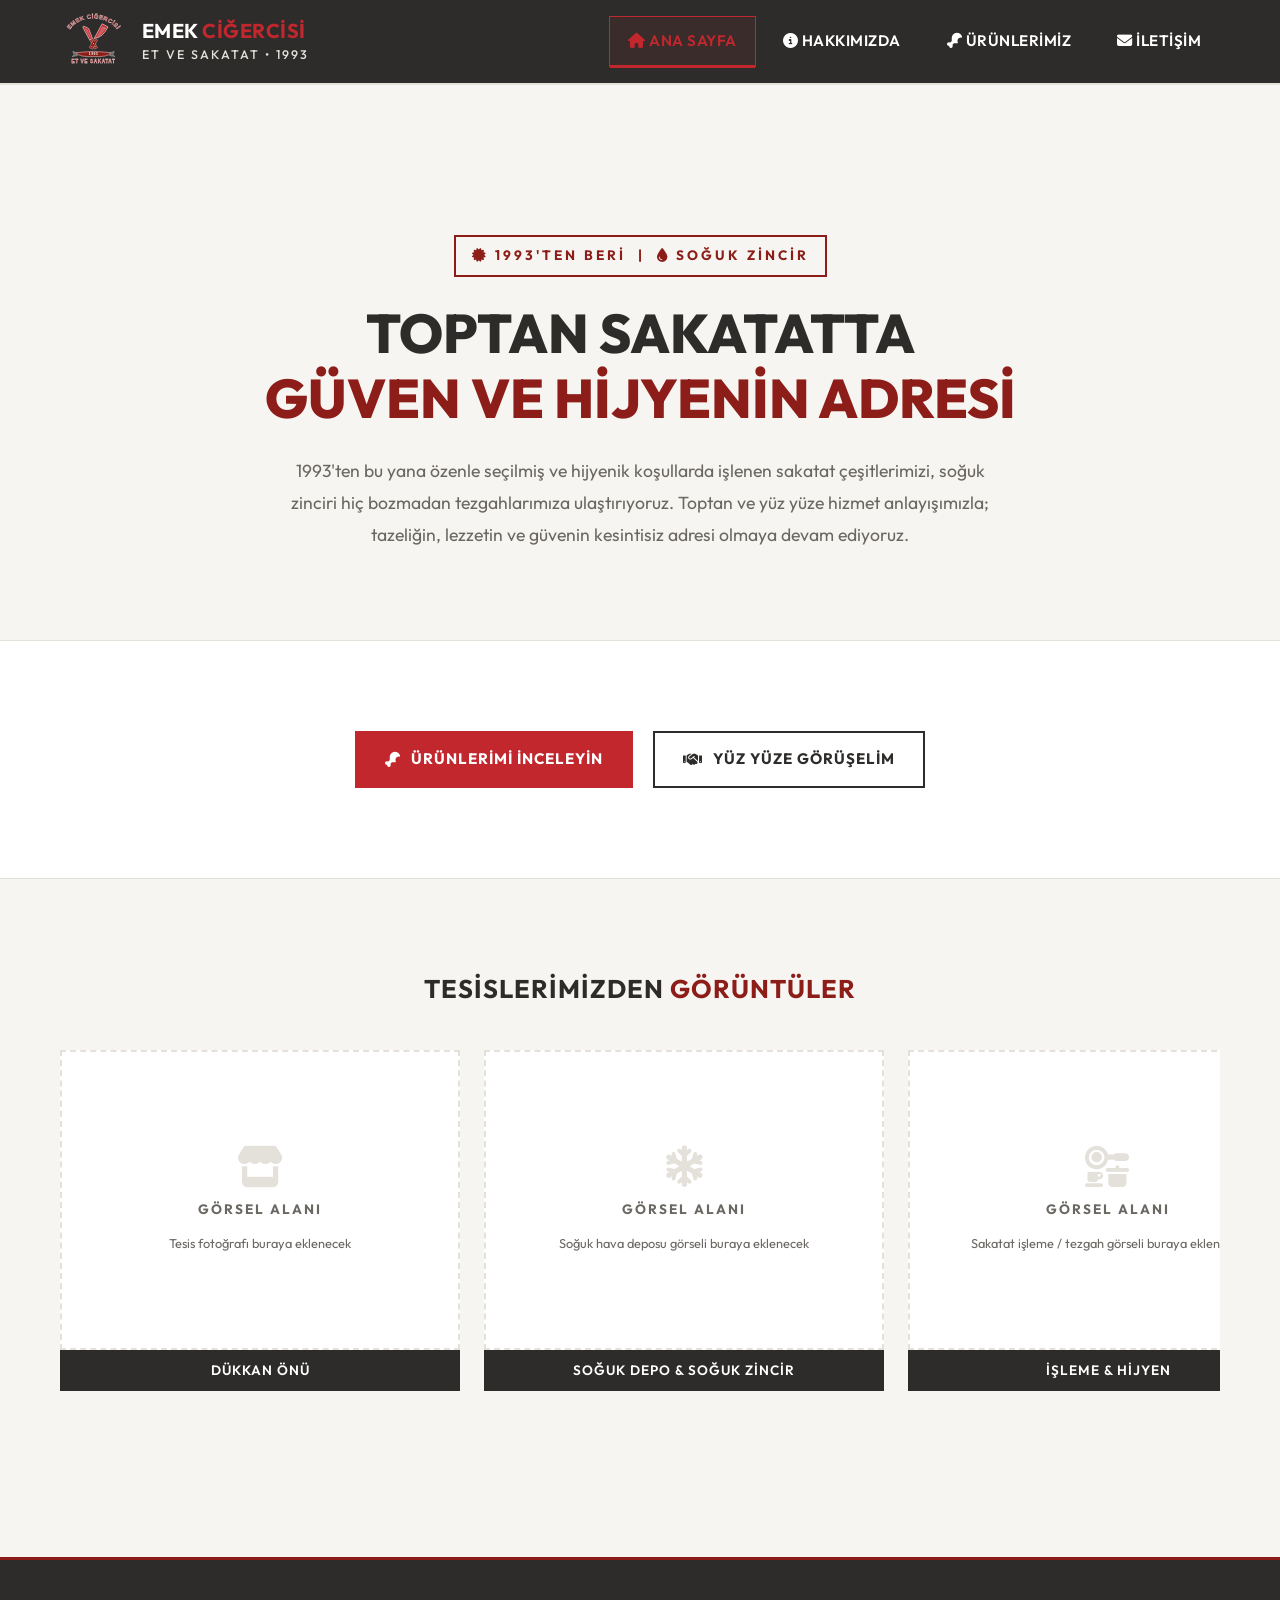
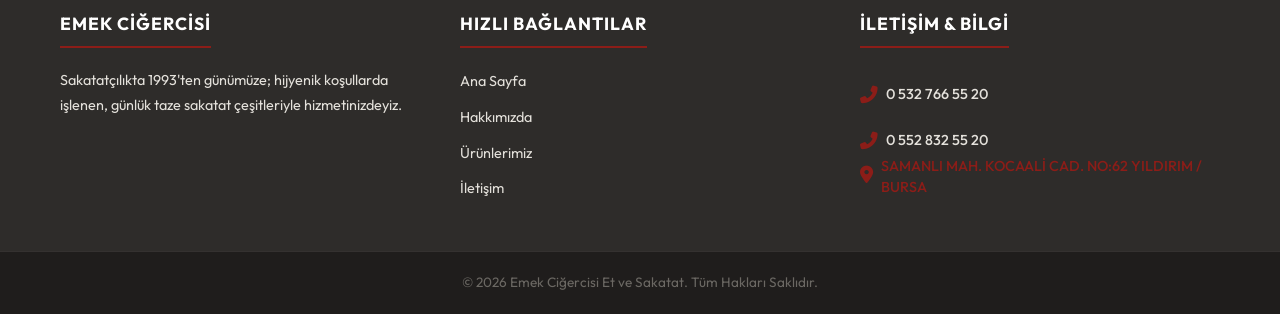
<file: index.html>
<!DOCTYPE html>
<html lang="tr">
<head>
  <meta charset="UTF-8">
  <meta name="viewport" content="width=device-width, initial-scale=1.0">
  <title>Emek Ciğercisi Et ve Sakatat</title>
  
  <!-- Font Awesome İkonları -->
  <link rel="stylesheet" href="https://cdnjs.cloudflare.com/ajax/libs/font-awesome/6.4.0/css/all.min.css">
  
  <!-- Google Fontlar: Outfit & Inter -->
  <link rel="preconnect" href="https://fonts.googleapis.com">
  <link rel="preconnect" href="https://fonts.gstatic.com" crossorigin>
  <link href="https://fonts.googleapis.com/css2?family=Inter:wght@400;500;600;700&family=Outfit:wght@600;700;800;900&display=swap" rel="stylesheet">
  
  <!-- Özel CSS -->
  <link rel="stylesheet" href="style.css">
</head>
<body>

  <!-- HEADER & NAVBAR -->
  <header class="site-header">
    <div class="header-container">
      
      <!-- Sol Üst: Logo ve İsim (Tıklandığında Ana Sayfaya Yönlendirir) -->
      <a href="index.html" class="brand-link" title="Emek Ciğercisi Et ve Sakatat - Ana Sayfa">
        <img src="assets/logo.svg" alt="Emek Ciğercisi Et ve Sakatat Logosu" class="brand-logo">
        <div class="brand-info">
          <h1 class="brand-title">EMEK <span>CİĞERCİSİ</span></h1>
          <span class="brand-subtitle">ET VE SAKATAT • 1993</span>
        </div>
      </a>

      <!-- Mobil Menü Butonu -->
      <button class="mobile-toggle" aria-label="Menüyü Aç/Kapat" aria-expanded="false">
        <i class="fas fa-bars"></i> Menü
      </button>

      <!-- Navigasyon Menüsü -->
      <nav class="main-nav">
        <ul class="nav-list">
          <li><a href="index.html" class="nav-link active"><i class="fas fa-home"></i> Ana Sayfa</a></li>
          <li><a href="hakkimizda.html" class="nav-link"><i class="fas fa-info-circle"></i> Hakkımızda</a></li>
          <li><a href="urunlerimiz.html" class="nav-link"><i class="fas fa-drumstick-bite"></i> Ürünlerimiz</a></li>
          <li><a href="iletisim.html" class="nav-link"><i class="fas fa-envelope"></i> İletişim</a></li>
        </ul>
      </nav>

    </div>
  </header>

  <!-- ANA İÇERİK ALANI -->
  <main class="main-content">

    <!-- 1. ŞERİT: HERO (TANITIM) METNİ -->
    <section class="home-strip home-hero">
      <div class="container">
        <span class="hero-kicker"><i class="fas fa-certificate"></i> 1993'ten Beri &nbsp;|&nbsp; <i class="fas fa-tint"></i> Soğuk Zincir</span>
        <h2 class="hero-title">Toptan Sakatatta<br><span>Güven ve Hijyenin Adresi</span></h2>
        <p class="hero-subtitle">
          1993'ten bu yana özenle seçilmiş ve hijyenik koşullarda işlenen sakatat çeşitlerimizi,
          soğuk zinciri hiç bozmadan tezgahlarımıza ulaştırıyoruz.
          Toptan ve yüz yüze hizmet anlayışımızla; tazeliğin, lezzetin ve güvenin kesintisiz adresi olmaya devam ediyoruz.
        </p>
      </div>
    </section>

    <!-- 2. ŞERİT: AKSİYON BUTONLARI -->
    <section class="home-strip home-actions">
      <div class="container">
        <div class="action-buttons">
          <a href="urunlerimiz.html" class="btn btn-primary"><i class="fas fa-drumstick-bite"></i> Ürünlerimi İnceleyin</a>
          <a href="iletisim.html" class="btn btn-outline"><i class="fas fa-handshake"></i> Yüz Yüze Görüşelim</a>
        </div>
      </div>
    </section>

    <!-- 3. ŞERİT: FOTOĞRAF VİTRİNİ (KAYDIRILABİLİR TESİS GALERİSİ) -->
    <section class="home-strip home-vitrine">
      <div class="container">
        <div class="vitrine-header">
          <h2 class="vitrine-title">Tesislerimizden <span>Görüntüler</span></h2>
        </div>
        <div class="vitrine-track">

          <!-- Kaydırıcı elemanları: Resimler netleşince <img> kullanın -->
          <div class="vitrine-item">
            <div class="vitrine-placeholder">
              <i class="fas fa-store"></i>
              <span class="placeholder-text">Görsel Alanı</span>
              <span class="placeholder-note">Tesis fotoğrafı buraya eklenecek</span>
            </div>
            <div class="vitrine-caption">Dükkan Önü</div>
          </div>

          <div class="vitrine-item">
            <div class="vitrine-placeholder">
              <i class="fas fa-snowflake"></i>
              <span class="placeholder-text">Görsel Alanı</span>
              <span class="placeholder-note">Soğuk hava deposu görseli buraya eklenecek</span>
            </div>
            <div class="vitrine-caption">Soğuk Depo &amp; Soğuk Zincir</div>
          </div>

          <div class="vitrine-item">
            <div class="vitrine-placeholder">
              <i class="fas fa-kitchen-set"></i>
              <span class="placeholder-text">Görsel Alanı</span>
              <span class="placeholder-note">Sakatat işleme / tezgah görseli buraya eklenecek</span>
            </div>
            <div class="vitrine-caption">İşleme &amp; Hijyen</div>
          </div>

          <div class="vitrine-item">
            <div class="vitrine-placeholder">
              <i class="fas fa-truck-fast"></i>
              <span class="placeholder-text">Görsel Alanı</span>
              <span class="placeholder-note">Lojistik aracı görseli buraya eklenecek</span>
            </div>
            <div class="vitrine-caption">Taze Teslimat</div>
          </div>

        </div>
      </div>
    </section>

  </main>

  <!-- FOOTER -->
  <footer class="site-footer">
    <div class="container">
      <div class="footer-grid">
        <div class="footer-col">
          <h4>Emek Ciğercisi</h4>
          <p>Sakatatçılıkta 1993'ten günümüze; hijyenik koşullarda işlenen, günlük taze sakatat çeşitleriyle hizmetinizdeyiz.</p>
        </div>
        <div class="footer-col">
          <h4>Hızlı Bağlantılar</h4>
          <ul class="footer-links">
            <li><a href="index.html">Ana Sayfa</a></li>
            <li><a href="hakkimizda.html">Hakkımızda</a></li>
            <li><a href="urunlerimiz.html">Ürünlerimiz</a></li>
            <li><a href="iletisim.html">İletişim</a></li>
          </ul>
        </div>
        <div class="footer-col">
          <h4>İletişim & Bilgi</h4>
          <div class="footer-contact-row">
            <div class="footer-contact-item">
              <i class="fas fa-phone-alt"></i>
              <a href="tel:+905327665520" class="footer-phone-link">0 532 766 55 20</a>
            </div>
            <div class="footer-contact-item">
              <i class="fas fa-phone-alt"></i>
              <a href="tel:+905528325520" class="footer-phone-link">0 552 832 55 20</a>
            </div>
          </div>
          <div class="footer-contact-item">
            <i class="fas fa-map-marker-alt"></i>
            <a href="https://www.google.com/maps?q=SAMANLI+MAH.KOCAAL%C4%B0+CAD.NO%3A62+YILDIRIM%2FBURSA" class="footer-address-link" target="_blank" rel="noopener noreferrer">
              SAMANLI MAH. KOCAALİ CAD. NO:62 YILDIRIM / BURSA
            </a>
          </div>
        </div>
      </div>
    </div>
    <div class="footer-bottom">
      <div class="container">
        <p>&copy; 2026 Emek Ciğercisi Et ve Sakatat. Tüm Hakları Saklıdır.</p>
      </div>
    </div>
  </footer>

  <!-- JS -->
  <script src="main.js"></script>
</body>
</html>
</file>
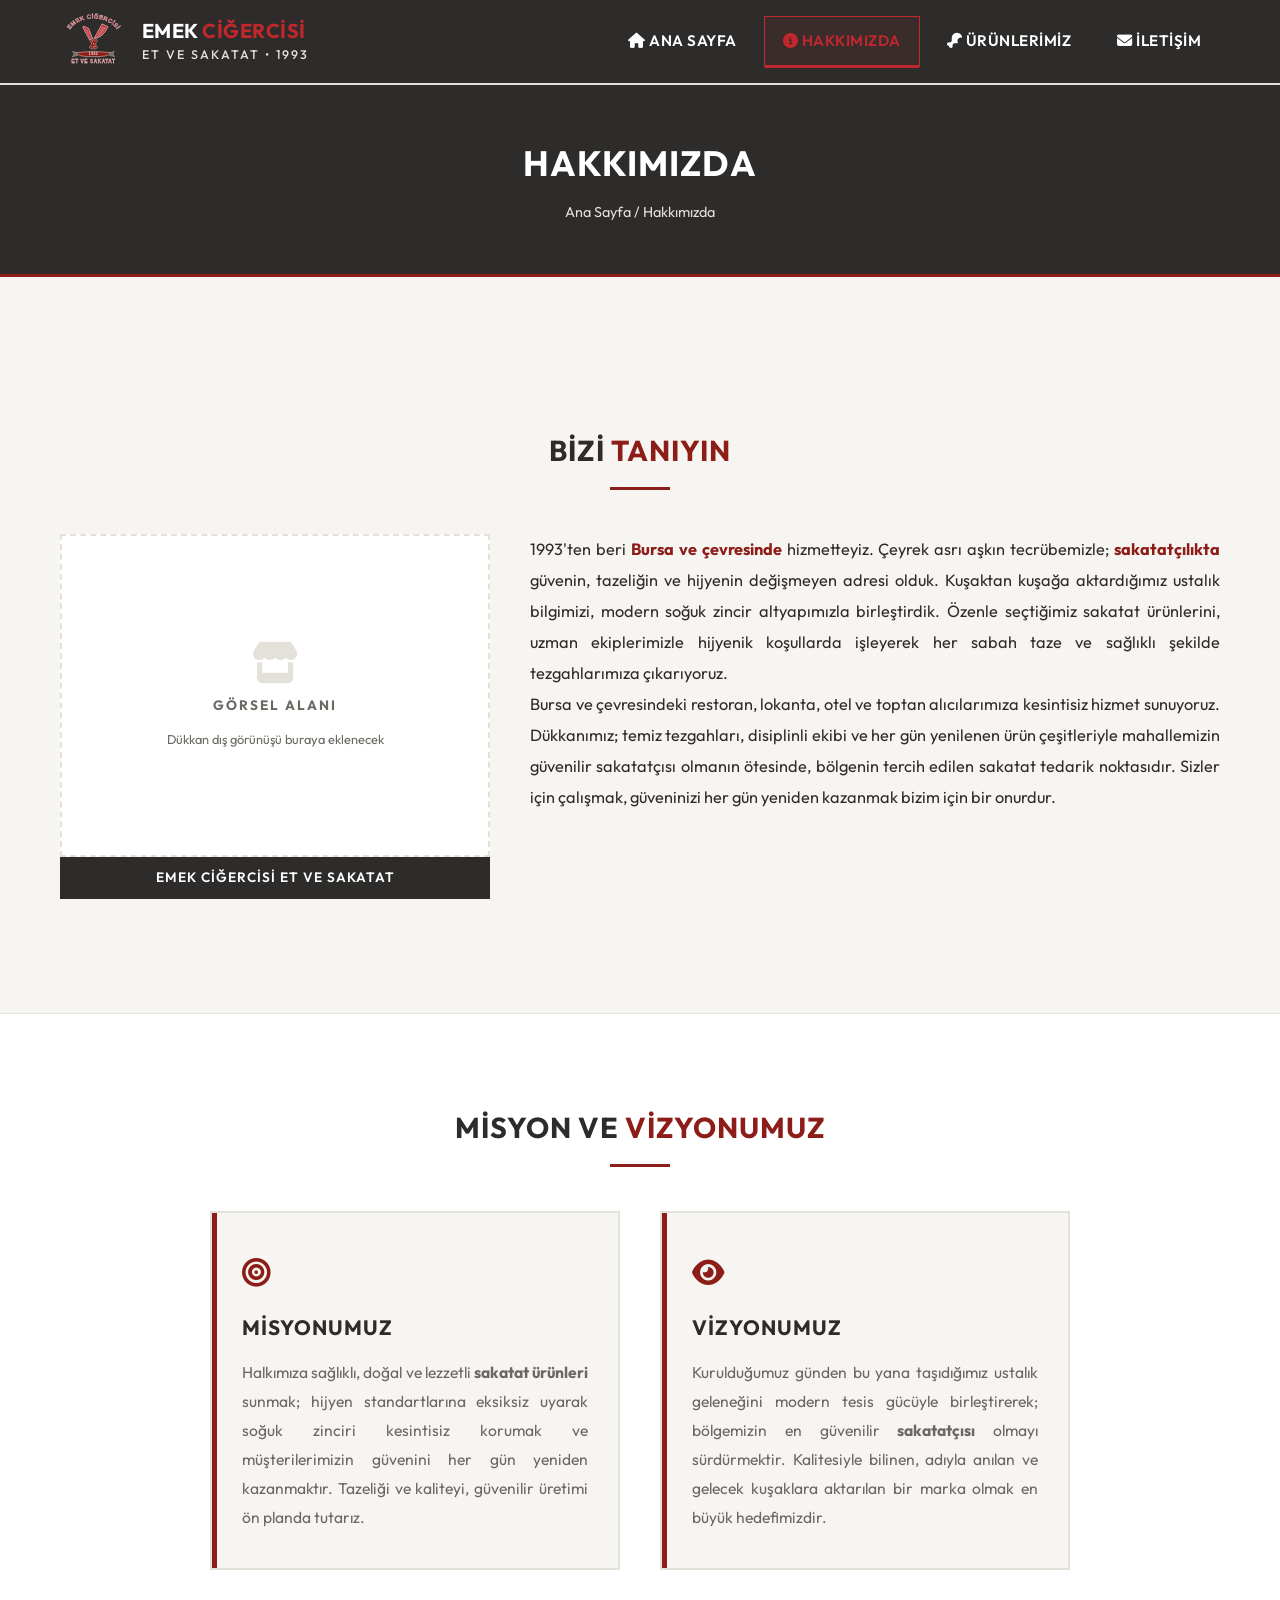
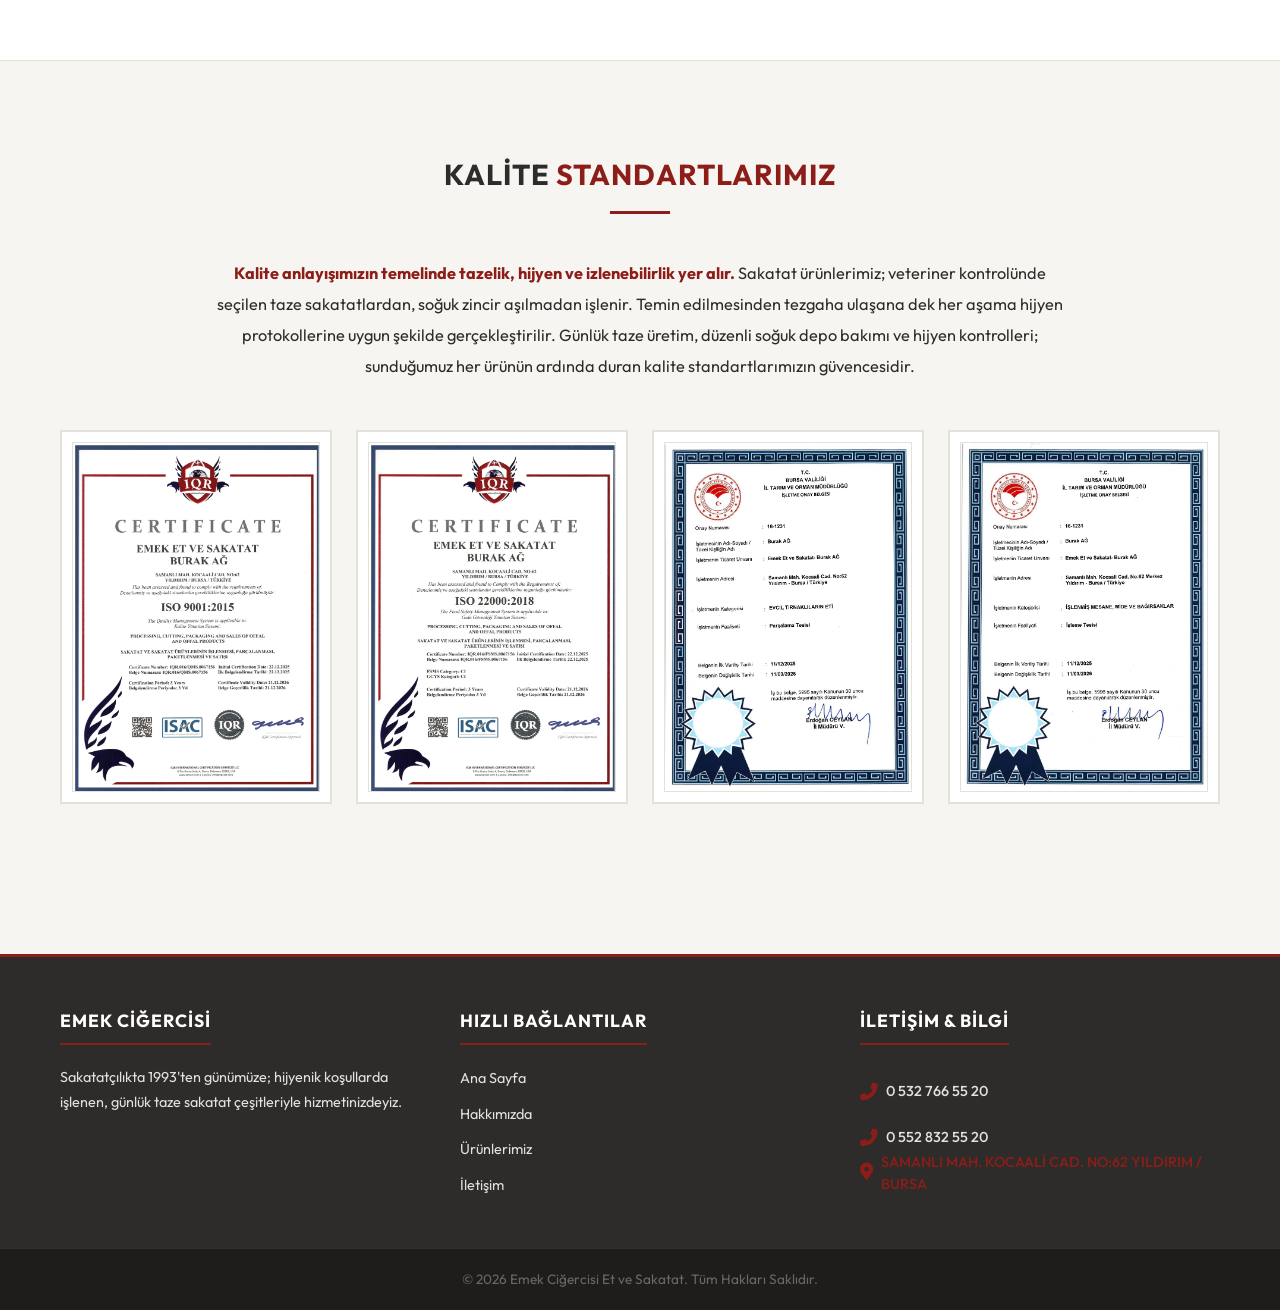
<file: hakkimizda.html>
<!DOCTYPE html>
<html lang="tr">
<head>
  <meta charset="UTF-8">
  <meta name="viewport" content="width=device-width, initial-scale=1.0">
  <title>Hakkımızda | Emek Ciğercisi Et ve Sakatat</title>
  
  <link rel="stylesheet" href="https://cdnjs.cloudflare.com/ajax/libs/font-awesome/6.4.0/css/all.min.css">
  <link rel="preconnect" href="https://fonts.googleapis.com">
  <link rel="preconnect" href="https://fonts.gstatic.com" crossorigin>
  <link href="https://fonts.googleapis.com/css2?family=Inter:wght@400;500;600;700&family=Outfit:wght@600;700;800;900&display=swap" rel="stylesheet">
  <link rel="stylesheet" href="style.css">
</head>
<body>

  <!-- HEADER & NAVBAR -->
  <header class="site-header">
    <div class="header-container">
      
      <a href="index.html" class="brand-link" title="Emek Ciğercisi Et ve Sakatat - Ana Sayfa">
        <img src="assets/logo.svg" alt="Emek Ciğercisi Et ve Sakatat Logosu" class="brand-logo">
        <div class="brand-info">
          <h1 class="brand-title">EMEK <span>CİĞERCİSİ</span></h1>
          <span class="brand-subtitle">ET VE SAKATAT • 1993</span>
        </div>
      </a>

      <button class="mobile-toggle" aria-label="Menüyü Aç/Kapat" aria-expanded="false">
        <i class="fas fa-bars"></i> Menü
      </button>

      <nav class="main-nav">
        <ul class="nav-list">
          <li><a href="index.html" class="nav-link"><i class="fas fa-home"></i> Ana Sayfa</a></li>
          <li><a href="hakkimizda.html" class="nav-link active"><i class="fas fa-info-circle"></i> Hakkımızda</a></li>
          <li><a href="urunlerimiz.html" class="nav-link"><i class="fas fa-drumstick-bite"></i> Ürünlerimiz</a></li>
          <li><a href="iletisim.html" class="nav-link"><i class="fas fa-envelope"></i> İletişim</a></li>
        </ul>
      </nav>

    </div>
  </header>

  <!-- SAYFA BAŞLIĞI BANNERI -->
  <section class="page-header">
    <div class="container">
      <h2 class="page-title">HAKKIMIZDA</h2>
      <div class="breadcrumb">
        <a href="index.html">Ana Sayfa</a> / <span>Hakkımızda</span>
      </div>
    </div>
  </section>

  <!-- ANA İÇERİK ALANI -->
  <main class="main-content">

    <!-- 1. ŞERİT: BİZİ TANIYIN -->
    <section class="about-strip about-strip-1">
      <div class="container">
        <h2 class="section-title">Bizi <span>Tanıyın</span></h2>

        <div class="about-wrap">

          <!-- Sol: Dükkan Fotoğrafı Kartı (Resim gelince değiştirin) -->
          <div class="about-photo-card">
            <div class="about-photo-placeholder">
              <i class="fas fa-store"></i>
              <span class="placeholder-text">Görsel Alanı</span>
              <span class="placeholder-note">Dükkan dış görünüşü buraya eklenecek</span>
            </div>
            <div class="about-photo-caption">Emek Ciğercisi Et ve Sakatat</div>
          </div>

          <!-- Sağ: Metin (Fotoğraf kartının altından devam eder) -->
          <p class="about-text">
            1993'ten beri <strong>Bursa ve çevresinde</strong> hizmetteyiz. Çeyrek asrı aşkın
            tecrübemizle; <strong>sakatatçılıkta</strong> güvenin, tazeliğin ve hijyenin değişmeyen
            adresi olduk. Kuşaktan kuşağa aktardığımız ustalık bilgimizi, modern soğuk zincir
            altyapımızla birleştirdik. Özenle seçtiğimiz sakatat ürünlerini, uzman
            ekiplerimizle hijyenik koşullarda işleyerek her sabah taze ve sağlıklı şekilde
            tezgahlarımıza çıkarıyoruz.
          </p>
          <p class="about-text">
            Bursa ve çevresindeki restoran, lokanta, otel ve toptan alıcılarımıza kesintisiz
            hizmet sunuyoruz. Dükkanımız; temiz tezgahları, disiplinli ekibi ve her gün yenilenen
            ürün çeşitleriyle mahallemizin güvenilir sakatatçısı olmanın ötesinde, bölgenin tercih
            edilen sakatat tedarik noktasıdır. Sizler için çalışmak, güveninizi her gün
            yeniden kazanmak bizim için bir onurdur.
          </p>

        </div>
      </div>
    </section>

    <!-- 2. ŞERİT: MİSYON VE VİZYON -->
    <section class="about-strip about-strip-2">
      <div class="container">
        <h2 class="section-title">Misyon ve <span>Vizyonumuz</span></h2>

        <div class="mission-block">
          <div class="mission-item">
            <div class="mission-col">
              <div class="mission-icon"><i class="fas fa-bullseye"></i></div>
              <h3>Misyonumuz</h3>
              <p>
                Halkımıza sağlıklı, doğal ve lezzetli <strong>sakatat ürünleri</strong> sunmak; hijyen
                standartlarına eksiksiz uyarak soğuk zinciri kesintisiz korumak ve
                müşterilerimizin güvenini her gün yeniden kazanmaktır. Tazeliği ve
                kaliteyi, güvenilir üretimi ön planda tutarız.
              </p>
            </div>
            <div class="mission-col">
              <div class="mission-icon"><i class="fas fa-eye"></i></div>
              <h3>Vizyonumuz</h3>
              <p>
                Kurulduğumuz günden bu yana taşıdığımız ustalık geleneğini modern tesis gücüyle
                birleştirerek; bölgemizin en güvenilir <strong>sakatatçısı</strong> olmayı sürdürmektir.
                Kalitesiyle bilinen, adıyla anılan ve gelecek kuşaklara aktarılan bir marka
                olmak en büyük hedefimizdir.
              </p>
            </div>
          </div>
        </div>
      </div>
    </section>

    <!-- 3. ŞERİT: KALİTE STANDARTLARI -->
    <section class="about-strip about-strip-3">
      <div class="container">
        <h2 class="section-title">Kalite <span>Standartlarımız</span></h2>

        <p class="quality-text">
          <strong>Kalite anlayışımızın temelinde tazelik, hijyen ve izlenebilirlik yer alır.</strong>
          Sakatat ürünlerimiz; veteriner kontrolünde seçilen taze sakatatlardan, soğuk zincir
          aşılmadan işlenir. Temin edilmesinden tezgaha ulaşana dek her aşama hijyen
          protokollerine uygun şekilde gerçekleştirilir. Günlük taze üretim, düzenli soğuk
          depo bakımı ve hijyen kontrolleri; sunduğumuz her ürünün ardında duran kalite
          standartlarımızın güvencesidir.
        </p>

        <!-- Sertifika Vitrini (Hover'da hafif büyür) -->
        <div class="certs-grid">

          <!-- Sertifika kartları -->
          <div class="cert-card">
            <img src="assets/sertifika-1.png" alt="Emek Ciğercisi Sertifikası 1" class="cert-image">
          </div>

          <div class="cert-card">
            <img src="assets/sertifika-2.png" alt="Emek Ciğercisi Sertifikası 2" class="cert-image">
          </div>

          <div class="cert-card">
            <img src="assets/sertifika-3.png" alt="Emek Ciğercisi Sertifikası 3" class="cert-image">
          </div>

          <div class="cert-card">
            <img src="assets/sertifika-4.png" alt="Emek Ciğercisi Sertifikası 4" class="cert-image">
          </div>

        </div>
      </div>
    </section>

  </main>

  <!-- FOOTER -->
  <footer class="site-footer">
    <div class="container">
      <div class="footer-grid">
        <div class="footer-col">
          <h4>Emek Ciğercisi</h4>
          <p>Sakatatçılıkta 1993'ten günümüze; hijyenik koşullarda işlenen, günlük taze sakatat çeşitleriyle hizmetinizdeyiz.</p>
        </div>
        <div class="footer-col">
          <h4>Hızlı Bağlantılar</h4>
          <ul class="footer-links">
            <li><a href="index.html">Ana Sayfa</a></li>
            <li><a href="hakkimizda.html">Hakkımızda</a></li>
            <li><a href="urunlerimiz.html">Ürünlerimiz</a></li>
            <li><a href="iletisim.html">İletişim</a></li>
          </ul>
        </div>
        <div class="footer-col">
          <h4>İletişim & Bilgi</h4>
          <div class="footer-contact-row">
            <div class="footer-contact-item">
              <i class="fas fa-phone-alt"></i>
              <a href="tel:+905327665520" class="footer-phone-link">0 532 766 55 20</a>
            </div>
            <div class="footer-contact-item">
              <i class="fas fa-phone-alt"></i>
              <a href="tel:+905528325520" class="footer-phone-link">0 552 832 55 20</a>
            </div>
          </div>
          <div class="footer-contact-item">
            <i class="fas fa-map-marker-alt"></i>
            <a href="https://www.google.com/maps?q=SAMANLI+MAH.KOCAAL%C4%B0+CAD.NO%3A62+YILDIRIM%2FBURSA" class="footer-address-link" target="_blank" rel="noopener noreferrer">
              SAMANLI MAH. KOCAALİ CAD. NO:62 YILDIRIM / BURSA
            </a>
          </div>
        </div>
      </div>
    </div>
    <div class="footer-bottom">
      <div class="container">
        <p>&copy; 2026 Emek Ciğercisi Et ve Sakatat. Tüm Hakları Saklıdır.</p>
      </div>
    </div>
  </footer>

  <script src="main.js"></script>
</body>
</html>
</file>
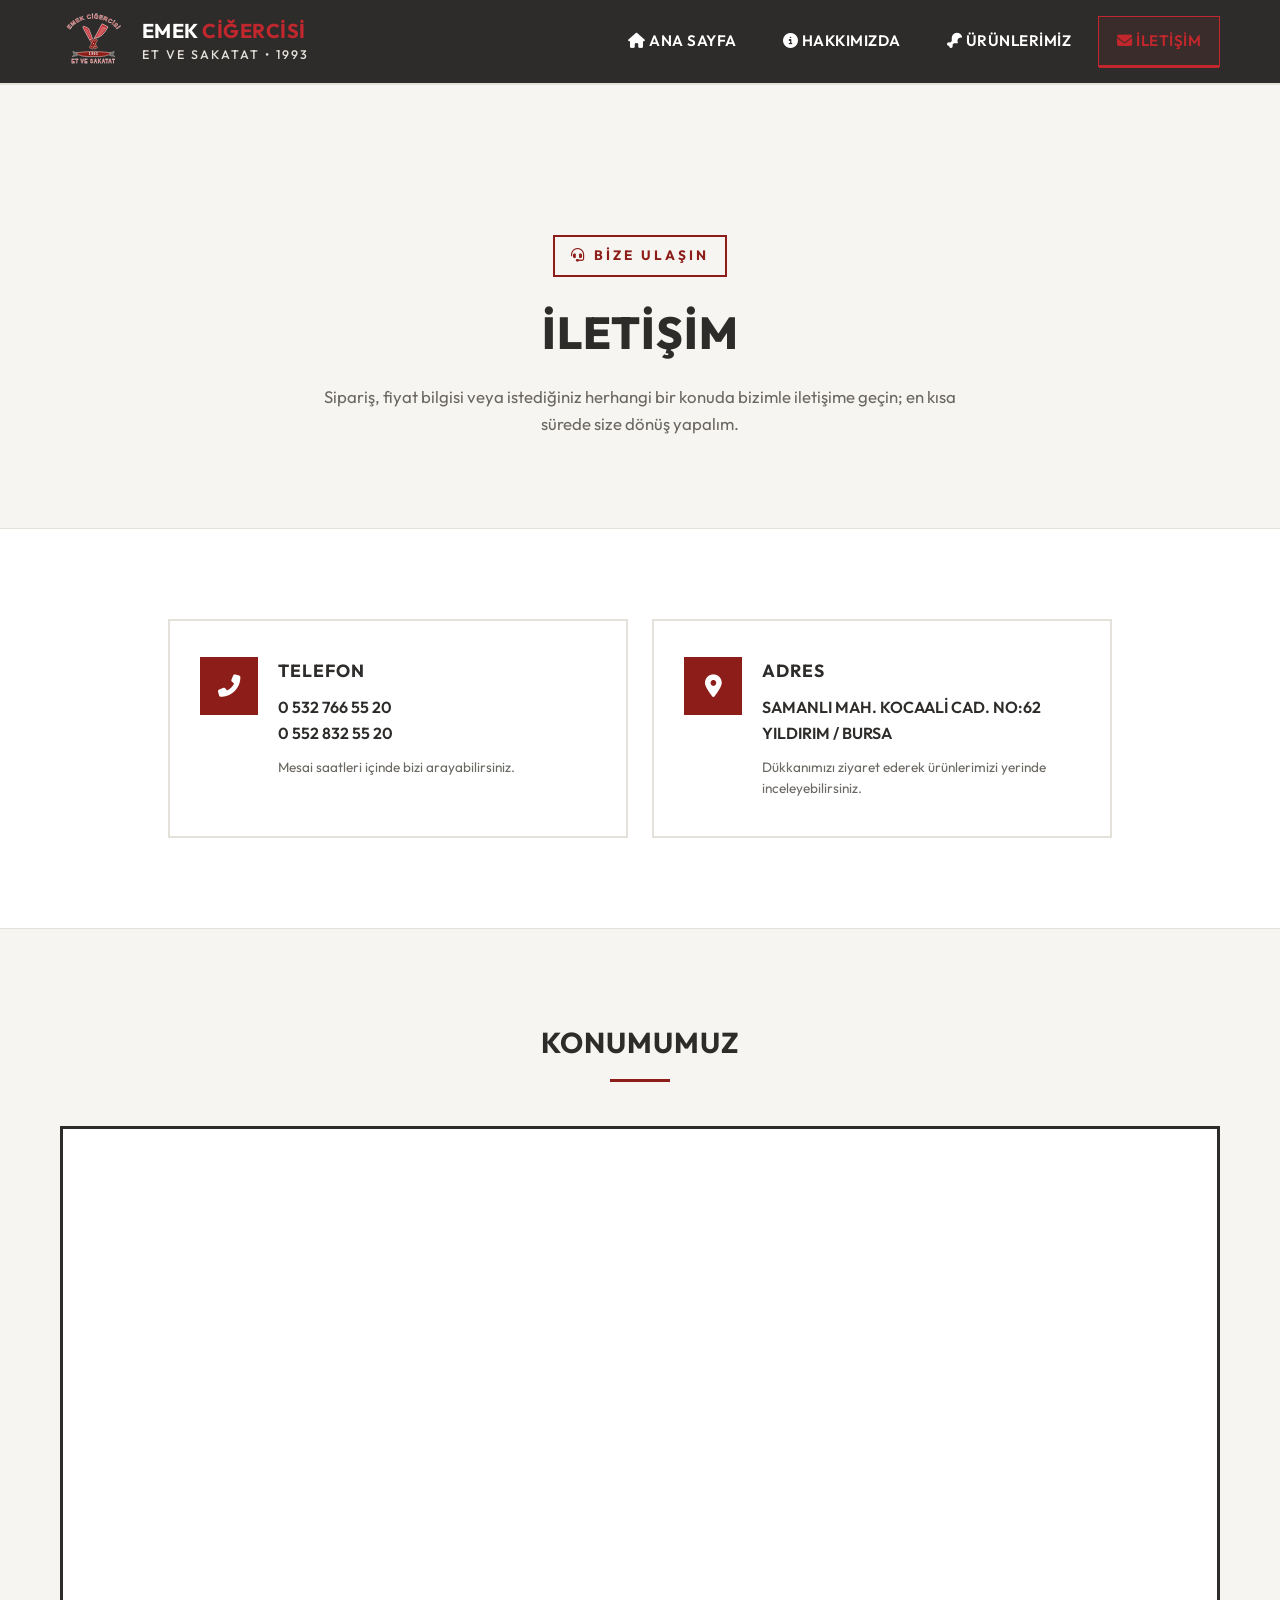
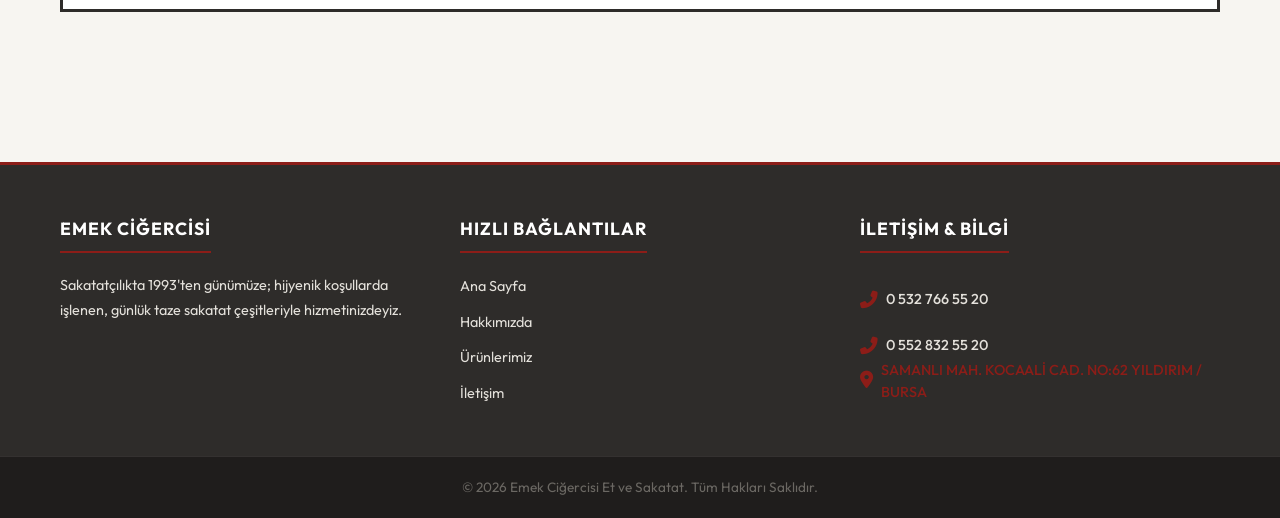
<file: iletisim.html>
<!DOCTYPE html>
<html lang="tr">
<head>
  <meta charset="UTF-8">
  <meta name="viewport" content="width=device-width, initial-scale=1.0">
  <title>İletişim | Emek Ciğercisi Et ve Sakatat</title>
  
  <link rel="stylesheet" href="https://cdnjs.cloudflare.com/ajax/libs/font-awesome/6.4.0/css/all.min.css">
  <link rel="preconnect" href="https://fonts.googleapis.com">
  <link rel="preconnect" href="https://fonts.gstatic.com" crossorigin>
  <link href="https://fonts.googleapis.com/css2?family=Inter:wght@400;500;600;700&family=Outfit:wght@600;700;800;900&display=swap" rel="stylesheet">
  <link rel="stylesheet" href="style.css">
</head>
<body>

  <!-- HEADER & NAVBAR -->
  <header class="site-header">
    <div class="header-container">
      
      <a href="index.html" class="brand-link" title="Emek Ciğercisi Et ve Sakatat - Ana Sayfa">
        <img src="assets/logo.svg" alt="Emek Ciğercisi Et ve Sakatat Logosu" class="brand-logo">
        <div class="brand-info">
          <h1 class="brand-title">EMEK <span>CİĞERCİSİ</span></h1>
          <span class="brand-subtitle">ET VE SAKATAT • 1993</span>
        </div>
      </a>

      <button class="mobile-toggle" aria-label="Menüyü Aç/Kapat" aria-expanded="false">
        <i class="fas fa-bars"></i> Menü
      </button>

      <nav class="main-nav">
        <ul class="nav-list">
          <li><a href="index.html" class="nav-link"><i class="fas fa-home"></i> Ana Sayfa</a></li>
          <li><a href="hakkimizda.html" class="nav-link"><i class="fas fa-info-circle"></i> Hakkımızda</a></li>
          <li><a href="urunlerimiz.html" class="nav-link"><i class="fas fa-drumstick-bite"></i> Ürünlerimiz</a></li>
          <li><a href="iletisim.html" class="nav-link active"><i class="fas fa-envelope"></i> İletişim</a></li>
        </ul>
      </nav>

    </div>
  </header>

  <!-- ANA İÇERİK ALANI -->
  <main class="main-content">

    <!-- 1. ŞERİT: BÖLÜM BAŞLIĞI -->
    <section class="contact-strip contact-strip-1">
      <div class="container">
        <div class="contact-head">
          <span class="products-kicker"><i class="fas fa-headset"></i> Bize Ulaşın</span>
          <h2 class="products-title">İletişim</h2>
          <p class="products-tagline">
            Sipariş, fiyat bilgisi veya istediğiniz herhangi bir konuda bizimle iletişime geçin;
            en kısa sürede size dönüş yapalım.
          </p>
        </div>
      </div>
    </section>

    <!-- 2. ŞERİT: TELEFON VE ADRES KARTLARI -->
    <section class="contact-strip contact-strip-2">
      <div class="container">
        <div class="contact-cards">

          <!-- Telefon Kartı -->
          <div class="contact-card">
            <div class="contact-icon"><i class="fas fa-phone-alt"></i></div>
            <div>
              <h3>Telefon</h3>
              <span class="contact-value">
                <a href="tel:+905327665520">0 532 766 55 20</a><br>
                <a href="tel:+905528325520">0 552 832 55 20</a>
              </span>
              <p class="contact-note">Mesai saatleri içinde bizi arayabilirsiniz.</p>
            </div>
          </div>

          <!-- Adres Kartı -->
          <div class="contact-card">
            <div class="contact-icon"><i class="fas fa-map-marker-alt"></i></div>
            <div>
              <h3>Adres</h3>
              <span class="contact-value">
                SAMANLI MAH. KOCAALİ CAD. NO:62<br>
                YILDIRIM / BURSA
              </span>
              <p class="contact-note">Dükkanımızı ziyaret ederek ürünlerimizi yerinde inceleyebilirsiniz.</p>
            </div>
          </div>

        </div>
      </div>
    </section>

    <!-- 3. ŞERİT: GOOGLE MAPS -->
    <section class="contact-strip contact-strip-3">
      <div class="container">
        <div class="map-head">
          <h2 class="section-title">Konumumuz</h2>
        </div>
        <div class="map-wrap">
          <iframe
            src="https://www.google.com/maps?q=SAMANLI+MAH.KOCAAL%C4%B0+CAD.NO%3A62+YILDIRIM%2FBURSA&output=embed"
            title="Emek Ciğercisi Et ve Sakatat Konumu"
            loading="lazy"
            allowfullscreen
            referrerpolicy="no-referrer-when-downgrade">
          </iframe>
        </div>
      </div>
    </section>

  </main>

  <!-- FOOTER -->
  <footer class="site-footer">
    <div class="container">
      <div class="footer-grid">
        <div class="footer-col">
          <h4>Emek Ciğercisi</h4>
          <p>Sakatatçılıkta 1993'ten günümüze; hijyenik koşullarda işlenen, günlük taze sakatat çeşitleriyle hizmetinizdeyiz.</p>
        </div>
        <div class="footer-col">
          <h4>Hızlı Bağlantılar</h4>
          <ul class="footer-links">
            <li><a href="index.html">Ana Sayfa</a></li>
            <li><a href="hakkimizda.html">Hakkımızda</a></li>
            <li><a href="urunlerimiz.html">Ürünlerimiz</a></li>
            <li><a href="iletisim.html">İletişim</a></li>
          </ul>
        </div>
        <div class="footer-col">
          <h4>İletişim & Bilgi</h4>
          <div class="footer-contact-row">
            <div class="footer-contact-item">
              <i class="fas fa-phone-alt"></i>
              <a href="tel:+905327665520" class="footer-phone-link">0 532 766 55 20</a>
            </div>
            <div class="footer-contact-item">
              <i class="fas fa-phone-alt"></i>
              <a href="tel:+905528325520" class="footer-phone-link">0 552 832 55 20</a>
            </div>
          </div>
          <div class="footer-contact-item">
            <i class="fas fa-map-marker-alt"></i>
            <a href="https://www.google.com/maps?q=SAMANLI+MAH.KOCAAL%C4%B0+CAD.NO%3A62+YILDIRIM%2FBURSA" class="footer-address-link" target="_blank" rel="noopener noreferrer">
              SAMANLI MAH. KOCAALİ CAD. NO:62 YILDIRIM / BURSA
            </a>
          </div>
        </div>
      </div>
    </div>
    <div class="footer-bottom">
      <div class="container">
        <p>&copy; 2026 Emek Ciğercisi Et ve Sakatat. Tüm Hakları Saklıdır.</p>
      </div>
    </div>
  </footer>

  <script src="main.js"></script>
</body>
</html>
</file>
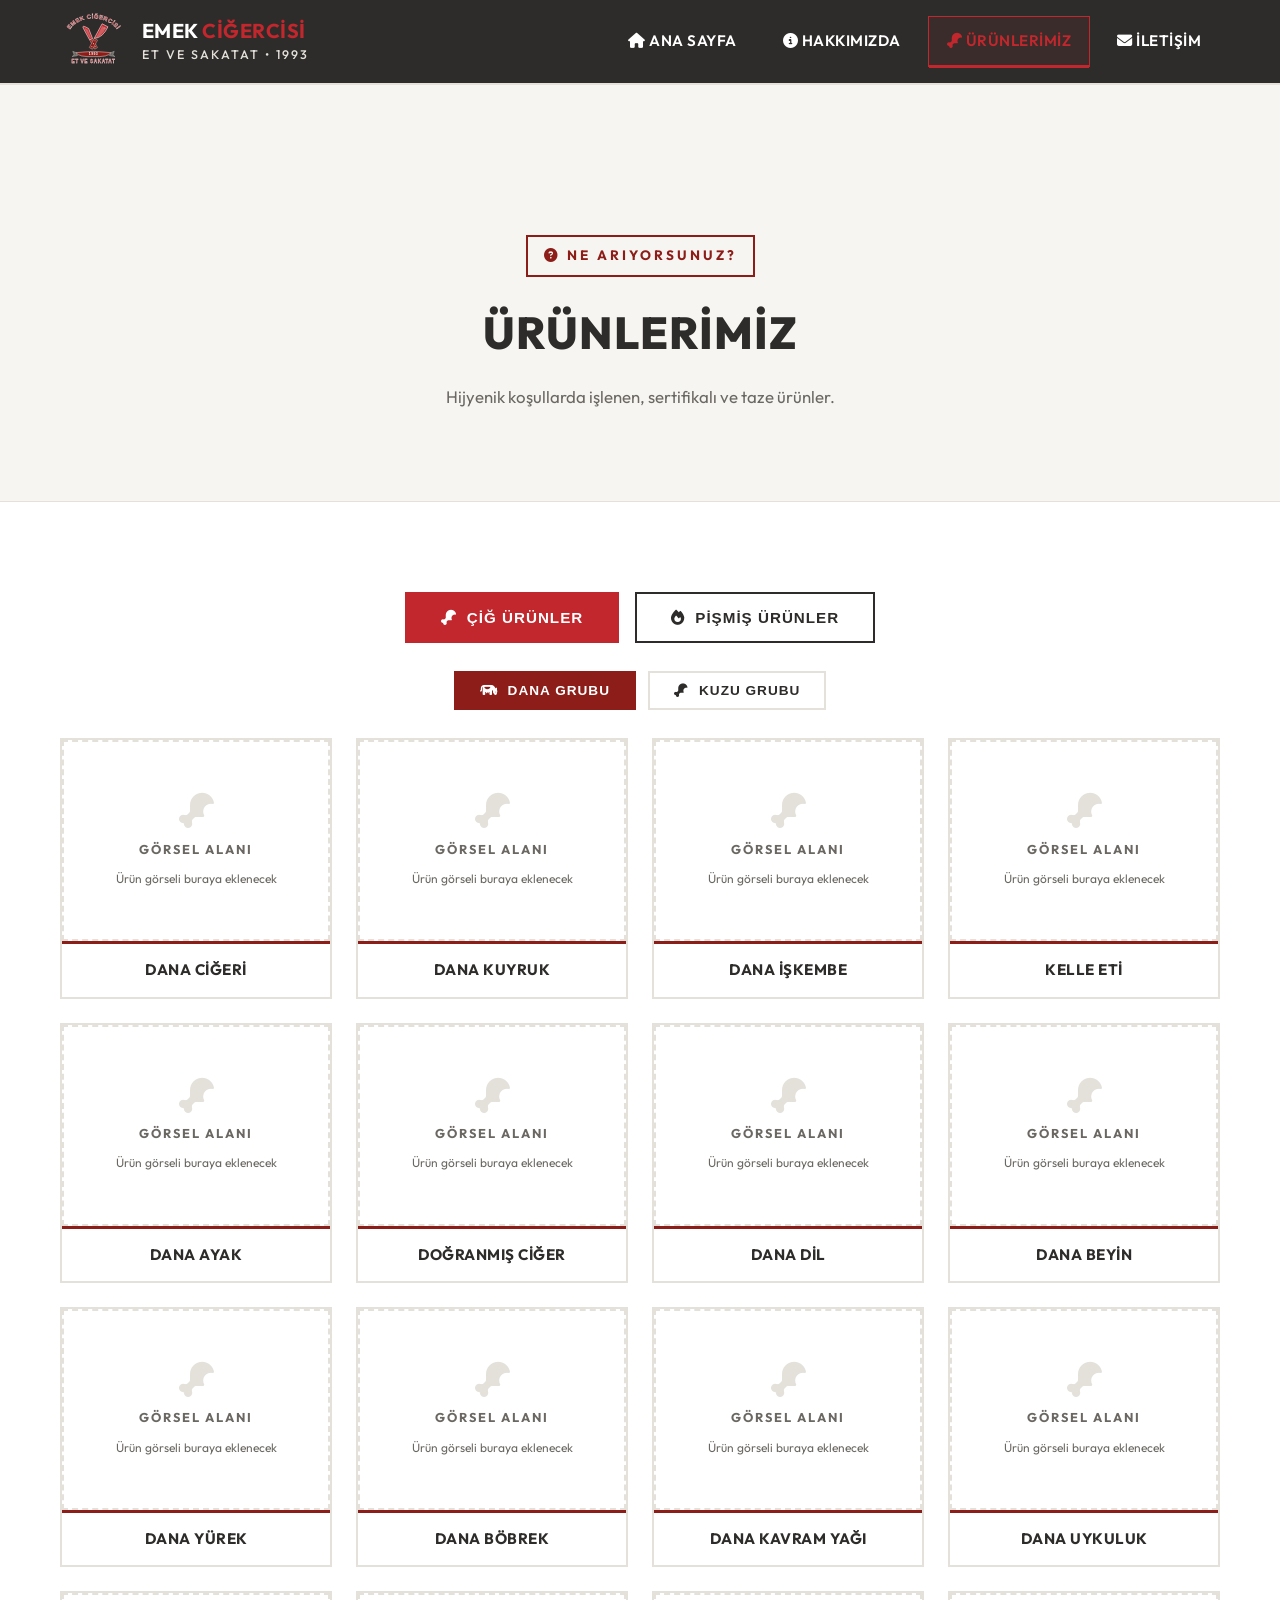
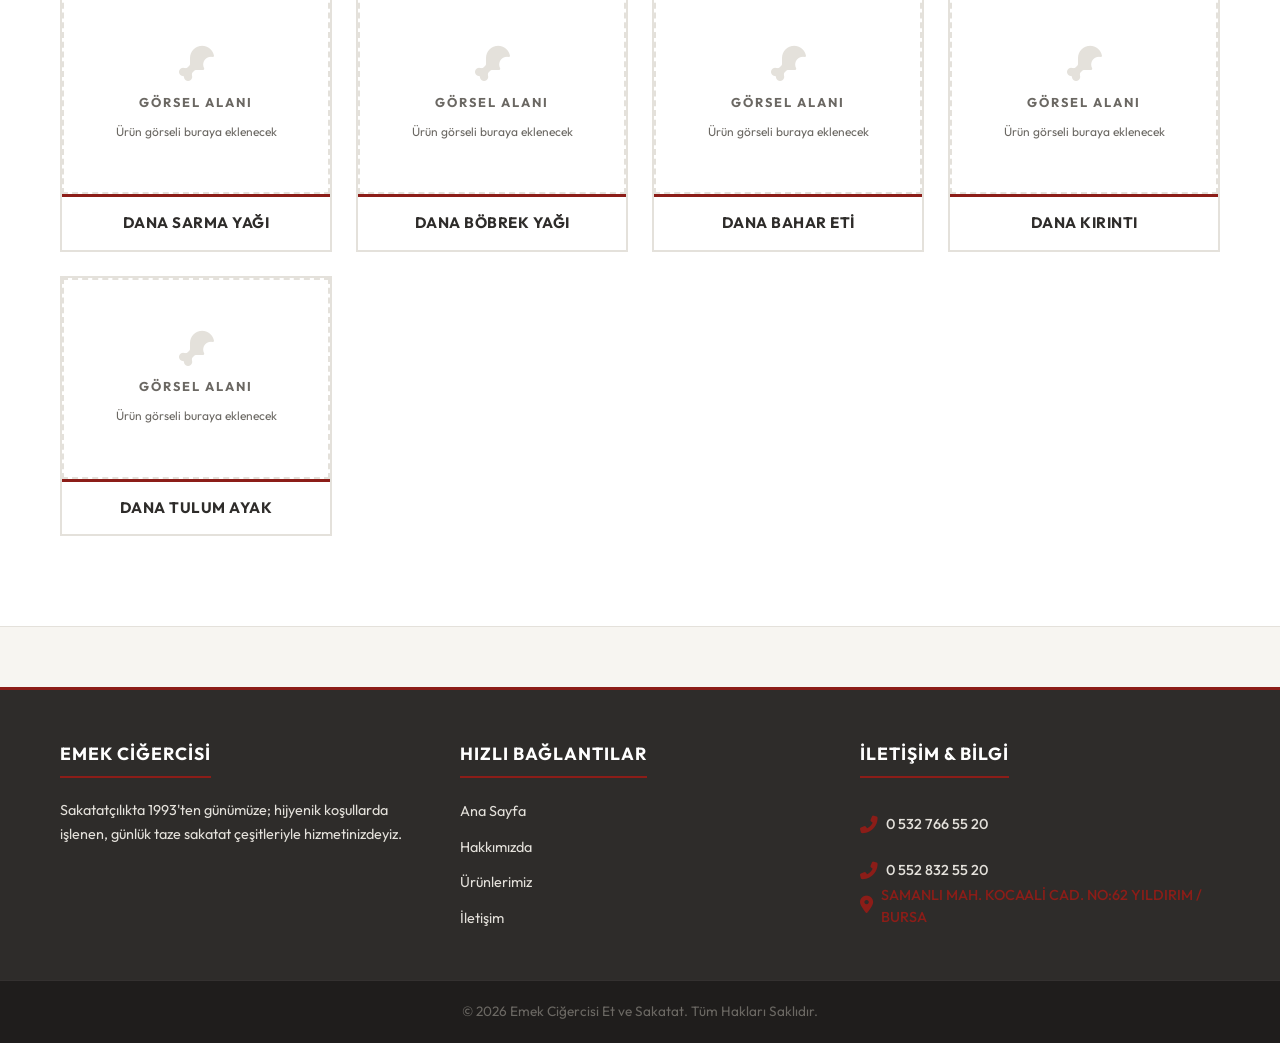
<file: urunlerimiz.html>
<!DOCTYPE html>
<html lang="tr">
<head>
  <meta charset="UTF-8">
  <meta name="viewport" content="width=device-width, initial-scale=1.0">
  <title>Ürünlerimiz | Emek Ciğercisi Et ve Sakatat</title>
  
  <link rel="stylesheet" href="https://cdnjs.cloudflare.com/ajax/libs/font-awesome/6.4.0/css/all.min.css">
  <link rel="preconnect" href="https://fonts.googleapis.com">
  <link rel="preconnect" href="https://fonts.gstatic.com" crossorigin>
  <link href="https://fonts.googleapis.com/css2?family=Inter:wght@400;500;600;700&family=Outfit:wght@600;700;800;900&display=swap" rel="stylesheet">
  <link rel="stylesheet" href="style.css">
</head>
<body>

  <!-- HEADER & NAVBAR -->
  <header class="site-header">
    <div class="header-container">
      
      <a href="index.html" class="brand-link" title="Emek Ciğercisi Et ve Sakatat - Ana Sayfa">
        <img src="assets/logo.svg" alt="Emek Ciğercisi Et ve Sakatat Logosu" class="brand-logo">
        <div class="brand-info">
          <h1 class="brand-title">EMEK <span>CİĞERCİSİ</span></h1>
          <span class="brand-subtitle">ET VE SAKATAT • 1993</span>
        </div>
      </a>

      <button class="mobile-toggle" aria-label="Menüyü Aç/Kapat" aria-expanded="false">
        <i class="fas fa-bars"></i> Menü
      </button>

      <nav class="main-nav">
        <ul class="nav-list">
          <li><a href="index.html" class="nav-link"><i class="fas fa-home"></i> Ana Sayfa</a></li>
          <li><a href="hakkimizda.html" class="nav-link"><i class="fas fa-info-circle"></i> Hakkımızda</a></li>
          <li><a href="urunlerimiz.html" class="nav-link active"><i class="fas fa-drumstick-bite"></i> Ürünlerimiz</a></li>
          <li><a href="iletisim.html" class="nav-link"><i class="fas fa-envelope"></i> İletişim</a></li>
        </ul>
      </nav>

    </div>
  </header>

  <!-- ANA İÇERİK ALANI -->
  <main class="main-content">

    <!-- 1. ŞERİT: BÖLÜM BAŞLIĞI -->
    <section class="products-strip products-strip-1">
      <div class="container">
        <div class="products-head">
          <span class="products-kicker"><i class="fas fa-question-circle"></i> Ne Arıyorsunuz?</span>
          <h2 class="products-title">Ürünlerimiz</h2>
          <p class="products-tagline">Hijyenik koşullarda işlenen, sertifikalı ve taze ürünler.</p>
        </div>
      </div>
    </section>

    <!-- 2. ŞERİT: FİLTRE BUTONLARI VE ÜRÜN VİTRİNİ -->
    <section class="products-strip products-strip-2">
      <div class="container">

        <!-- Ana Filtre: Çiğ Ürünler / Pişmiş Ürünler -->
        <div class="filter-bar">
          <button type="button" class="filter-btn active" data-product-type="cig"><i class="fas fa-drumstick-bite"></i> Çiğ Ürünler</button>
          <button type="button" class="filter-btn" data-product-type="pismis"><i class="fas fa-fire"></i> Pişmiş Ürünler</button>
        </div>

        <!-- Alt Filtre: Dana / Kuzu (Çiğ Ürünler seçiliyken görünür) -->
        <div class="filter-sub visible" id="category-bar">
          <button type="button" class="filter-btn active" data-product-category="dana"><i class="fas fa-cow"></i> Dana Grubu</button>
          <button type="button" class="filter-btn" data-product-category="kuzu"><i class="fas fa-drumstick-bite"></i> Kuzu Grubu</button>
        </div>

        <!-- Ürün Vitrini (JS ile doldurulur) -->
        <div class="product-grid" id="product-grid"></div>

      </div>
    </section>

  </main>

  <!-- FOOTER -->
  <footer class="site-footer">
    <div class="container">
      <div class="footer-grid">
        <div class="footer-col">
          <h4>Emek Ciğercisi</h4>
          <p>Sakatatçılıkta 1993'ten günümüze; hijyenik koşullarda işlenen, günlük taze sakatat çeşitleriyle hizmetinizdeyiz.</p>
        </div>
        <div class="footer-col">
          <h4>Hızlı Bağlantılar</h4>
          <ul class="footer-links">
            <li><a href="index.html">Ana Sayfa</a></li>
            <li><a href="hakkimizda.html">Hakkımızda</a></li>
            <li><a href="urunlerimiz.html">Ürünlerimiz</a></li>
            <li><a href="iletisim.html">İletişim</a></li>
          </ul>
        </div>
        <div class="footer-col">
          <h4>İletişim & Bilgi</h4>
          <div class="footer-contact-row">
            <div class="footer-contact-item">
              <i class="fas fa-phone-alt"></i>
              <a href="tel:+905327665520" class="footer-phone-link">0 532 766 55 20</a>
            </div>
            <div class="footer-contact-item">
              <i class="fas fa-phone-alt"></i>
              <a href="tel:+905528325520" class="footer-phone-link">0 552 832 55 20</a>
            </div>
          </div>
          <div class="footer-contact-item">
            <i class="fas fa-map-marker-alt"></i>
            <a href="https://www.google.com/maps?q=SAMANLI+MAH.KOCAAL%C4%B0+CAD.NO%3A62+YILDIRIM%2FBURSA" class="footer-address-link" target="_blank" rel="noopener noreferrer">
              SAMANLI MAH. KOCAALİ CAD. NO:62 YILDIRIM / BURSA
            </a>
          </div>
        </div>
      </div>
    </div>
    <div class="footer-bottom">
      <div class="container">
        <p>&copy; 2026 Emek Ciğercisi Et ve Sakatat. Tüm Hakları Saklıdır.</p>
      </div>
    </div>
  </footer>

  <script src="main.js"></script>
</body>
</html>
</file>
<file: style.css>
/* ==========================================================================
   EMEK CİĞERCİSİ ET VE SAKATAT - GENEL VE DEĞİŞKEN MİMARİSİ
   ========================================================================== */

:root {
  /* Marka & Vurgu Renkleri */
  --color-main-red: #8C1D18;        /* Logo, Ana Başlıklar & Marka Rengi */
  --color-accent-red: #C1272D;      /* Canlı Kırmızı - Sadece Butonlar ve Aksiyonlar */
  --color-accent-red-hover: #A01E23;/* Buton Hover Hali */
  
  /* Arka Planlar & Zeminler (%60) */
  --color-off-white: #F7F5F1;       /* Sayfa Genel Arka Planı */
  --color-pure-white: #FFFFFF;      /* Ürün Kartları & İç İçerik Zeminleri */
  
  /* Nötr & Ayırıcı Tonlar (%30) */
  --color-light-gray: #E4E1DB;      /* Ayırıcı Çizgiler, Çerçeveler */
  --color-mid-gray: #6B6863;        /* İkincil Metinler, İpuçları */
  --color-dark-anthracite: #2E2C2A; /* Header, Footer & Gövde Metni */
  --color-dark-hover: #1F1D1C;      /* Antrasit Koyu Hover */

  /* Tipografi & Izgara */
  --font-main: 'Outfit', 'Inter', -apple-system, BlinkMacSystemFont, "Segoe UI", Roboto, sans-serif;
  --font-heading: 'Outfit', 'Montserrat', sans-serif;
  
  /* Tasarım Dili: Köşeli & Sharp (Sıfır Yarıçap) */
  --border-radius-sharp: 0px;
  --transition-fast: 0.2s ease-in-out;
  --transition-normal: 0.3s ease-in-out;
  
  /* Düzen Ölçüleri */
  --container-width: 1200px;
  --header-height: 85px;
}

/* Reset & Temel Ayarlar */
*, *::before, *::after {
  box-sizing: border-box;
  margin: 0;
  padding: 0;
  border-radius: var(--border-radius-sharp) !important; /* Tüm kenarları kesinlikle köşeli yapar */
}

html {
  font-size: 16px;
  scroll-behavior: smooth;
}

body {
  font-family: var(--font-main);
  background-color: var(--color-off-white);
  color: var(--color-dark-anthracite);
  line-height: 1.6;
  min-height: 100vh;
  display: flex;
  flex-direction: column;
  -webkit-font-smoothing: antialiased;
}

a {
  color: inherit;
  text-decoration: none;
  transition: color var(--transition-fast);
}

img {
  max-width: 100%;
  height: auto;
  display: block;
}

ul {
  list-style: none;
}

.container {
  width: 100%;
  max-width: var(--container-width);
  margin: 0 auto;
  padding: 0 20px;
}

/* ==========================================================================
   HEADER VE NAVBAR STİLLERİ
   ========================================================================== */

.site-header {
  background-color: var(--color-dark-anthracite);
  border-bottom: 2px solid var(--color-light-gray);
  position: sticky;
  top: 0;
  z-index: 1000;
  height: var(--header-height);
  display: flex;
  align-items: center;
}

.header-container {
  display: flex;
  align-items: center;
  justify-content: space-between;
  width: 100%;
  max-width: var(--container-width);
  margin: 0 auto;
  padding: 0 20px;
}

/* Logo ve Marka İsmi Alanı */
.brand-link {
  display: flex;
  align-items: center;
  gap: 15px;
  text-decoration: none;
  padding: 5px 0;
}

.brand-logo {
  height: 60px;
  width: auto;
  object-fit: contain;
}

.brand-info {
  display: flex;
  flex-direction: column;
}

.brand-title {
  color: var(--color-pure-white);
  font-family: var(--font-heading);
  font-size: 1.25rem;
  font-weight: 700;
  letter-spacing: 0.5px;
  line-height: 1.2;
  text-transform: uppercase;
}

.brand-title span {
  color: var(--color-accent-red);
}

.brand-subtitle {
  color: var(--color-light-gray);
  font-size: 0.78rem;
  font-weight: 500;
  letter-spacing: 2px;
  text-transform: uppercase;
  margin-top: 2px;
}

/* Navigasyon Menüsü */
.main-nav {
  display: flex;
  align-items: center;
}

.nav-list {
  display: flex;
  align-items: center;
  gap: 8px;
}

.nav-link {
  color: var(--color-pure-white);
  font-weight: 600;
  font-size: 0.95rem;
  padding: 12px 18px;
  text-transform: uppercase;
  letter-spacing: 0.5px;
  position: relative;
  display: block;
  border: 1px solid transparent;
  transition: all var(--transition-fast);
}

/* Hover & Active Durumu */
.nav-link:hover {
  color: var(--color-accent-red);
  background-color: rgba(255, 255, 255, 0.05);
  border-color: rgba(228, 225, 219, 0.2);
}

.nav-link.active {
  color: var(--color-accent-red);
  border: 1px solid var(--color-accent-red);
  background-color: rgba(193, 39, 45, 0.08);
}

.nav-link.active::after {
  content: '';
  position: absolute;
  bottom: -2px;
  left: 0;
  width: 100%;
  height: 3px;
  background-color: var(--color-accent-red);
}

/* Mobil Menü Butonu (Hamburger) */
.mobile-toggle {
  display: none;
  background: transparent;
  border: 1px solid var(--color-light-gray);
  color: var(--color-pure-white);
  padding: 8px 12px;
  cursor: pointer;
  font-size: 1.2rem;
  transition: all var(--transition-fast);
}

.mobile-toggle:hover {
  background-color: var(--color-accent-red);
  border-color: var(--color-accent-red);
}

/* ==========================================================================
   BUTON KUTÜPHANESİ (Sadece Canlı Kırmızı #C1272D)
   ========================================================================== */

.btn {
  display: inline-flex;
  align-items: center;
  justify-content: center;
  gap: 10px;
  padding: 14px 28px;
  font-weight: 700;
  font-size: 0.95rem;
  text-transform: uppercase;
  letter-spacing: 1px;
  cursor: pointer;
  transition: all var(--transition-fast);
  border: none;
  text-decoration: none;
}

.btn-primary {
  background-color: var(--color-accent-red);
  color: var(--color-pure-white);
  border: 2px solid var(--color-accent-red);
}

.btn-primary:hover {
  background-color: var(--color-accent-red-hover);
  border-color: var(--color-accent-red-hover);
  color: var(--color-pure-white);
}

.btn-outline {
  background-color: transparent;
  color: var(--color-dark-anthracite);
  border: 2px solid var(--color-dark-anthracite);
}

.btn-outline:hover {
  background-color: var(--color-dark-anthracite);
  color: var(--color-pure-white);
}

/* ==========================================================================
   SAYFA BAŞLIKLARI VE TASARIM DÜZENİ (GENEL)
   ========================================================================== */

.page-header {
  background-color: var(--color-dark-anthracite);
  color: var(--color-pure-white);
  padding: 50px 0;
  border-bottom: 3px solid var(--color-main-red);
  text-align: center;
}

.page-title {
  font-family: var(--font-heading);
  font-size: 2.2rem;
  font-weight: 700;
  color: var(--color-pure-white);
  text-transform: uppercase;
  letter-spacing: 1px;
}

.page-title span {
  color: var(--color-main-red);
}

.breadcrumb {
  margin-top: 10px;
  font-size: 0.9rem;
  color: var(--color-light-gray);
}

.breadcrumb a {
  color: var(--color-light-gray);
}

.breadcrumb a:hover {
  color: var(--color-accent-red);
}

.main-content {
  flex: 1;
  padding: 60px 0;
}

/* ==========================================================================
   FOOTER STİLLERİ (ŞABLON)
   ========================================================================== */

.site-footer {
  background-color: var(--color-dark-anthracite);
  color: var(--color-light-gray);
  border-top: 3px solid var(--color-main-red);
  padding-top: 50px;
  margin-top: auto;
}

.footer-grid {
  display: grid;
  grid-template-columns: repeat(auto-fit, minmax(250px, 1fr));
  gap: 40px;
  margin-bottom: 40px;
}

.footer-col h4 {
  color: var(--color-pure-white);
  font-family: var(--font-heading);
  font-size: 1.1rem;
  text-transform: uppercase;
  letter-spacing: 1px;
  margin-bottom: 20px;
  padding-bottom: 8px;
  border-bottom: 2px solid var(--color-main-red);
  display: inline-block;
}

.footer-col p {
  font-size: 0.9rem;
  color: var(--color-light-gray);
  line-height: 1.7;
}

.footer-links li {
  margin-bottom: 10px;
}

.footer-links a {
  color: var(--color-light-gray);
  font-size: 0.9rem;
  transition: color var(--transition-fast);
}

.footer-links a:hover {
  color: var(--color-accent-red);
  padding-left: 5px;
}

.footer-bottom {
  background-color: #1F1D1C;
  border-top: 1px solid rgba(228, 225, 219, 0.1);
  padding: 20px 0;
  text-align: center;
  font-size: 0.85rem;
  color: var(--color-mid-gray);
}

/* ==========================================================================
   FOOTER İLETİŞİM ELEMENTLERİ
   ========================================================================== */

.footer-contact-row {
  display: flex;
  flex-wrap: wrap;
  gap: 24px;
  margin-top: 16px;
}

.footer-contact-item {
  flex: 1 1 180px;
  display: flex;
  align-items: center;
  gap: 8px;
}

.footer-contact-item > i {
  color: var(--color-main-red);
  font-size: 1.1rem;
  flex-shrink: 0;
}

.footer-phone-link,
.footer-address-link {
  display: block;
  color: var(--color-light-gray);
  text-decoration: none;
  font-size: 0.9rem;
  font-weight: 500;
  transition: color var(--transition-fast);
  line-height: 1.5;
}

.footer-phone-link:hover {
  color: var(--color-accent-red);
}

.footer-address-link {
  color: var(--color-main-red);
  margin-top: 4px;
}

.footer-address-link:hover {
  text-decoration: underline;
}

/* Responsive footer contact */
@media (max-width: 600px) {
  .footer-contact-row {
    flex-direction: column;
    gap: 12px;
  }
  .footer-contact-item {
    flex: 1 1 100%;
  }
}

/* ==========================================================================
   RESPONSIVE DÜZENLEMELER
   ========================================================================== */

@media (max-width: 900px) {
  .mobile-toggle {
    display: block;
  }

  .main-nav {
    position: absolute;
    top: var(--header-height);
    left: 0;
    width: 100%;
    background-color: var(--color-dark-anthracite);
    border-bottom: 3px solid var(--color-main-red);
    display: none;
    padding: 20px;
  }

  .main-nav.active {
    display: block;
  }

  .nav-list {
    flex-direction: column;
    align-items: stretch;
    gap: 10px;
  }

  .nav-link {
    padding: 14px 20px;
    border: 1px solid var(--color-light-gray);
  }

  .brand-title {
    font-size: 1.05rem;
  }

  .brand-subtitle {
    font-size: 0.7rem;
  }
}

/* ==========================================================================
   ANA SAYFA - ŞERİT (BÖLÜM) YAPISI
   ========================================================================== */

.home-strip {
  padding: 90px 0;
}

/* -- 1. ŞERİT: HERO (TANITIM) METNİ -- */
.home-hero {
  background-color: var(--color-off-white);
  text-align: center;
}

.home-hero .hero-kicker {
  display: inline-block;
  color: var(--color-main-red);
  font-weight: 700;
  font-size: 0.85rem;
  letter-spacing: 3px;
  text-transform: uppercase;
  border: 2px solid var(--color-main-red);
  padding: 8px 16px;
  margin-bottom: 24px;
}

.hero-title {
  font-family: var(--font-heading);
  font-weight: 800;
  font-size: clamp(2rem, 5vw, 3.4rem);
  line-height: 1.2;
  color: var(--color-dark-anthracite);
  text-transform: uppercase;
  max-width: 820px;
  margin: 0 auto 24px;
}

.hero-title span {
  color: var(--color-main-red);
}

.hero-subtitle {
  font-size: 1.1rem;
  color: var(--color-mid-gray);
  max-width: 720px;
  margin: 0 auto;
  line-height: 1.8;
}

/* -- 2. ŞERİT: AKSİYON BUTONLARI -- */
.home-actions {
  background-color: var(--color-pure-white);
  border-top: 1px solid var(--color-light-gray);
  border-bottom: 1px solid var(--color-light-gray);
  text-align: center;
}

.action-buttons {
  display: flex;
  flex-wrap: wrap;
  justify-content: center;
  gap: 20px;
}

.action-buttons .btn {
  min-width: 260px;
}

/* -- 3. ŞERİT: FOTOĞRAF VİTRİNİ (KAYDIRILABİLİR GALERİ) -- */
.home-vitrine {
  background-color: var(--color-off-white);
}

.vitrine-header {
  text-align: center;
  margin-bottom: 40px;
}

.vitrine-title {
  font-family: var(--font-heading);
  font-weight: 700;
  font-size: 1.6rem;
  text-transform: uppercase;
  color: var(--color-dark-anthracite);
  letter-spacing: 1px;
}

.vitrine-title span {
  color: var(--color-main-red);
}

.vitrine-track {
  display: flex;
  gap: 24px;
  overflow-x: auto;
  scroll-snap-type: x mandatory;
  padding-bottom: 16px;
  scrollbar-width: thin;
  scrollbar-color: var(--color-main-red) var(--color-light-gray);
}

.vitrine-track::-webkit-scrollbar {
  height: 8px;
}

.vitrine-track::-webkit-scrollbar-track {
  background: var(--color-light-gray);
}

.vitrine-track::-webkit-scrollbar-thumb {
  background: var(--color-main-red);
}

.vitrine-item {
  flex: 0 0 auto;
  width: 400px;
  scroll-snap-align: start;
}

/* Görsel Yer Tutucu (Resimler netleşince yerine fotoğraf eklenecek) */
.vitrine-placeholder {
  position: relative;
  aspect-ratio: 4 / 3;
  background-color: var(--color-pure-white);
  border: 2px dashed var(--color-light-gray);
  display: flex;
  flex-direction: column;
  align-items: center;
  justify-content: center;
  gap: 12px;
  text-align: center;
  padding: 20px;
}

.vitrine-placeholder i {
  font-size: 2.6rem;
  color: var(--color-light-gray);
}

.vitrine-placeholder .placeholder-text {
  font-weight: 700;
  font-size: 0.85rem;
  letter-spacing: 2px;
  text-transform: uppercase;
  color: var(--color-mid-gray);
}

.vitrine-placeholder .placeholder-note {
  font-size: 0.8rem;
  color: var(--color-mid-gray);
}

.vitrine-caption {
  background-color: var(--color-dark-anthracite);
  color: var(--color-pure-white);
  padding: 10px 16px;
  font-size: 0.85rem;
  font-weight: 600;
  letter-spacing: 1px;
  text-transform: uppercase;
  text-align: center;
}

/* Fotoğraf eklendikten sonra kullanılacak gerçek görsel sınıfı */
.vitrine-image {
  aspect-ratio: 4 / 3;
  background-color: var(--color-pure-white);
  overflow: hidden;
}

.vitrine-image img {
  width: 100%;
  height: 100%;
  object-fit: cover;
}

@media (max-width: 900px) {
  .vitrine-item {
    width: 85%;
  }

  .action-buttons .btn {
    min-width: 100%;
  }
}

/* ==========================================================================
   HAKKIMIZDA SAYFA STİLLERİ
   ========================================================================== */

.about-strip {
  padding: 90px 0;
}

.about-strip-1 {
  background-color: var(--color-off-white);
}

.about-strip-2 {
  background-color: var(--color-pure-white);
  border-top: 1px solid var(--color-light-gray);
  border-bottom: 1px solid var(--color-light-gray);
}

.about-strip-3 {
  background-color: var(--color-off-white);
}

/* Ortak Bölüm Başlığı (Ortalanmış) */
.section-title {
  font-family: var(--font-heading);
  font-weight: 700;
  font-size: 1.8rem;
  text-transform: uppercase;
  text-align: center;
  color: var(--color-dark-anthracite);
  letter-spacing: 1px;
  margin-bottom: 44px;
}

.section-title span {
  color: var(--color-main-red);
}

.section-title::after {
  content: '';
  display: block;
  width: 60px;
  height: 3px;
  background-color: var(--color-main-red);
  margin: 14px auto 0;
}

/* -- 1. ŞERİT: BİZİ TANIYIN (Fotoğraf Kartı + Sarmalayan Metin) -- */
.about-wrap {
  overflow: hidden;
}

.about-photo-card {
  float: left;
  width: 430px;
  margin: 0 40px 24px 0;
}

/* Dükkan görseli yer tutucusu (Resim gelince img ile değiştirin) */
.about-photo-placeholder {
  position: relative;
  aspect-ratio: 4 / 3;
  background-color: var(--color-pure-white);
  border: 2px dashed var(--color-light-gray);
  display: flex;
  flex-direction: column;
  align-items: center;
  justify-content: center;
  gap: 12px;
  text-align: center;
  padding: 20px;
}

.about-photo-placeholder i {
  font-size: 2.6rem;
  color: var(--color-light-gray);
}

.about-photo-placeholder .placeholder-text {
  font-weight: 700;
  font-size: 0.85rem;
  letter-spacing: 2px;
  text-transform: uppercase;
  color: var(--color-mid-gray);
}

.about-photo-placeholder .placeholder-note {
  font-size: 0.8rem;
  color: var(--color-mid-gray);
}

.about-photo-caption {
  background-color: var(--color-dark-anthracite);
  color: var(--color-pure-white);
  padding: 10px 16px;
  font-size: 0.85rem;
  font-weight: 600;
  letter-spacing: 1px;
  text-transform: uppercase;
  text-align: center;
}

/* Resim yüklendikten sonra kullanılacak gerçek görsel kabı */
.about-photo-frame {
  aspect-ratio: 4 / 3;
  background-color: var(--color-pure-white);
  overflow: hidden;
}

.about-photo-frame img {
  width: 100%;
  height: 100%;
  object-fit: cover;
}

.about-text {
  font-size: 1.02rem;
  line-height: 1.9;
  color: var(--color-dark-anthracite);
  text-align: justify;
}

.about-text strong {
  color: var(--color-main-red);
}

/* -- 2. ŞERİT: MİSYON VE VİZYON -- */
.mission-block {
  max-width: 860px;
  margin: 0 auto;
}

.mission-item {
  display: grid;
  grid-template-columns: 1fr 1fr;
  gap: 40px;
}

.mission-col {
  background-color: var(--color-off-white);
  border: 2px solid var(--color-light-gray);
  padding: 36px 30px;
  position: relative;
}

.mission-col::before {
  content: '';
  position: absolute;
  top: 0;
  left: 0;
  width: 5px;
  height: 100%;
  background-color: var(--color-main-red);
}

.mission-icon {
  font-size: 1.8rem;
  color: var(--color-main-red);
  margin-bottom: 16px;
}

.mission-col h3 {
  font-family: var(--font-heading);
  font-size: 1.3rem;
  text-transform: uppercase;
  letter-spacing: 1px;
  color: var(--color-dark-anthracite);
  margin-bottom: 14px;
}

.mission-col p {
  font-size: 0.98rem;
  line-height: 1.85;
  color: var(--color-mid-gray);
  text-align: justify;
}

/* -- 3. ŞERİT: KALİTE STANDARTLARI -- */
.quality-text {
  max-width: 860px;
  margin: 0 auto;
  font-size: 1.02rem;
  line-height: 1.9;
  color: var(--color-dark-anthracite);
  text-align: center;
}

.quality-text strong {
  color: var(--color-main-red);
}

/* Sertifika Vitrini (Hover'da hafif büyüme) */
.certs-grid {
  display: grid;
  grid-template-columns: repeat(auto-fit, minmax(230px, 1fr));
  gap: 24px;
  margin-top: 48px;
}

.cert-card {
  background-color: var(--color-pure-white);
  border: 2px solid var(--color-light-gray);
  padding: 10px;
  text-align: center;
  transition: transform var(--transition-normal), border-color var(--transition-normal);
}

.cert-card:hover {
  transform: scale(1.04);
  border-color: var(--color-main-red);
}

.cert-icon {
  width: 68px;
  height: 68px;
  margin: 0 auto 18px;
  display: flex;
  align-items: center;
  justify-content: center;
  background-color: var(--color-off-white);
  border: 2px solid var(--color-light-gray);
  font-size: 1.7rem;
  color: var(--color-main-red);
}

/* Sertifika görseli */
.cert-image {
  display: block;
  width: 100%;
  height: auto;
  border: 1px solid var(--color-light-gray);
  background-color: var(--color-pure-white);
}

@media (max-width: 900px) {
  .certs-grid {
    grid-template-columns: repeat(auto-fit, minmax(170px, 1fr));
    gap: 16px;
  }

  .about-photo-card {
    float: none;
    width: 100%;
    margin: 0 0 24px 0;
  }

  .mission-item {
    grid-template-columns: 1fr;
    gap: 20px;
  }
}

/* ==========================================================================
   ÜRÜNLERİMİZ SAYFA STİLLERİ
   ========================================================================== */

.products-strip {
  padding: 90px 0;
}

.products-strip-1 {
  background-color: var(--color-off-white);
}

.products-strip-2 {
  background-color: var(--color-pure-white);
  border-top: 1px solid var(--color-light-gray);
  border-bottom: 1px solid var(--color-light-gray);
}

/* -- 1. ŞERİT: BÖLÜM BAŞLIĞI -- */
.products-head {
  text-align: center;
}

.products-kicker {
  display: inline-block;
  color: var(--color-main-red);
  font-weight: 700;
  font-size: 0.85rem;
  letter-spacing: 3px;
  text-transform: uppercase;
  border: 2px solid var(--color-main-red);
  padding: 8px 16px;
  margin-bottom: 20px;
}

.products-title {
  font-family: var(--font-heading);
  font-weight: 800;
  font-size: clamp(2rem, 4vw, 2.8rem);
  text-transform: uppercase;
  color: var(--color-dark-anthracite);
  letter-spacing: 1px;
  margin-bottom: 16px;
}

.products-title span {
  color: var(--color-main-red);
}

.products-tagline {
  font-size: 1.05rem;
  color: var(--color-mid-gray);
  max-width: 640px;
  margin: 0 auto;
}

/* -- 2. ŞERİT: FİLTRE BUTONLARI VE ÜRÜN VİTRİNİ -- */
.filter-bar {
  display: flex;
  justify-content: center;
  gap: 16px;
  margin-bottom: 28px;
}

.filter-btn {
  display: inline-flex;
  align-items: center;
  justify-content: center;
  gap: 10px;
  background-color: var(--color-pure-white);
  border: 2px solid var(--color-dark-anthracite);
  color: var(--color-dark-anthracite);
  padding: 15px 34px;
  font-weight: 700;
  font-size: 0.95rem;
  text-transform: uppercase;
  letter-spacing: 1px;
  cursor: pointer;
  transition: all var(--transition-fast);
}

.filter-btn:hover {
  border-color: var(--color-main-red);
  color: var(--color-main-red);
}

.filter-btn.active {
  background-color: var(--color-accent-red);
  border-color: var(--color-accent-red);
  color: var(--color-pure-white);
}

.filter-btn.active:hover {
  color: var(--color-pure-white);
}

/* Alt Filtre (Dana / Kuzu) - Çiğ Ürünler aktifken görünür */
.filter-sub {
  display: none;
  justify-content: center;
  gap: 12px;
  margin-bottom: 12px;
}

.filter-sub.visible {
  display: flex;
}

.filter-sub .filter-btn {
  padding: 10px 24px;
  font-size: 0.85rem;
  border-color: var(--color-light-gray);
  color: var(--color-dark-anthracite);
}

.filter-sub .filter-btn.active {
  background-color: var(--color-main-red);
  border-color: var(--color-main-red);
  color: var(--color-pure-white);
}

/* Ürün Vitrini */
.product-grid {
  display: grid;
  grid-template-columns: repeat(auto-fill, minmax(220px, 1fr));
  gap: 24px;
  margin-top: 28px;
}

.product-card {
  background-color: var(--color-pure-white);
  border: 2px solid var(--color-light-gray);
  transition: transform var(--transition-normal), border-color var(--transition-normal);
}

.product-card:hover {
  transform: scale(1.04);
  border-color: var(--color-main-red);
}

.product-image {
  aspect-ratio: 4 / 3;
  background-color: var(--color-pure-white);
  overflow: hidden;
}

.product-image img {
  width: 100%;
  height: 100%;
  object-fit: cover;
}

/* Ürün görseli yer tutucusu (Resim gelince img ile değiştirin) */
.product-placeholder {
  position: relative;
  aspect-ratio: 4 / 3;
  background-color: var(--color-pure-white);
  border: 2px dashed var(--color-light-gray);
  padding: 16px;
  display: flex;
  flex-direction: column;
  align-items: center;
  justify-content: center;
  gap: 10px;
  text-align: center;
}

.product-placeholder i {
  font-size: 2.2rem;
  color: var(--color-light-gray);
}

.product-placeholder .placeholder-text {
  font-weight: 700;
  font-size: 0.8rem;
  letter-spacing: 2px;
  text-transform: uppercase;
  color: var(--color-mid-gray);
}

.product-placeholder .placeholder-note {
  font-size: 0.75rem;
  color: var(--color-mid-gray);
}

.product-name {
  text-align: center;
  padding: 14px 16px;
  font-family: var(--font-heading);
  font-weight: 700;
  font-size: 0.95rem;
  text-transform: uppercase;
  letter-spacing: 0.5px;
  color: var(--color-dark-anthracite);
  border-top: 3px solid var(--color-main-red);
}

@media (max-width: 900px) {
  .filter-bar {
    flex-direction: column;
    align-items: stretch;
  }

  .filter-btn {
    width: 100%;
  }

  .filter-sub {
    flex-direction: column;
    align-items: stretch;
  }

  .product-grid {
    grid-template-columns: repeat(auto-fill, minmax(160px, 1fr));
    gap: 16px;
  }
}

/* ==========================================================================
   İLETİŞİM SAYFA STİLLERİ
   ========================================================================== */

.contact-strip {
  padding: 90px 0;
}

.contact-strip-1 {
  background-color: var(--color-off-white);
}

.contact-strip-2 {
  background-color: var(--color-pure-white);
  border-top: 1px solid var(--color-light-gray);
  border-bottom: 1px solid var(--color-light-gray);
}

.contact-strip-3 {
  background-color: var(--color-off-white);
}

/* -- 1. ŞERİT: BÖLÜM BAŞLIĞI -- */
.contact-head {
  text-align: center;
}

/* -- 2. ŞERİT: TELEFON VE ADRES KARTLARI -- */
.contact-cards {
  display: flex;
  flex-wrap: wrap;
  justify-content: center;
  gap: 24px;
}

.contact-card {
  flex: 1 1 320px;
  max-width: 460px;
  background-color: var(--color-pure-white);
  border: 2px solid var(--color-light-gray);
  padding: 36px 30px;
  display: flex;
  align-items: flex-start;
  gap: 20px;
  transition: border-color var(--transition-normal);
}

.contact-card:hover {
  border-color: var(--color-main-red);
}

.contact-icon {
  flex-shrink: 0;
  width: 58px;
  height: 58px;
  display: flex;
  align-items: center;
  justify-content: center;
  background-color: var(--color-main-red);
  color: var(--color-pure-white);
  font-size: 1.4rem;
}

.contact-card h3 {
  font-family: var(--font-heading);
  font-size: 1.1rem;
  text-transform: uppercase;
  letter-spacing: 1px;
  color: var(--color-dark-anthracite);
  margin-bottom: 10px;
}

/* Bilgi henüz girilmediğinde görünecek yer tutucu */
.contact-value {
  font-size: 1rem;
  color: var(--color-dark-anthracite);
  font-weight: 600;
}

.contact-value.placeholder {
  color: var(--color-mid-gray);
  font-weight: 400;
  font-style: italic;
  border: 1px dashed var(--color-light-gray);
  padding: 8px 12px;
  display: inline-block;
  background-color: var(--color-off-white);
}

.contact-note {
  margin-top: 10px;
  font-size: 0.85rem;
  color: var(--color-mid-gray);
}

/* -- 3. ŞERİT: GOOGLE MAPS -- */
.map-head {
  text-align: center;
  margin-bottom: 32px;
}

.map-wrap {
  border: 3px solid var(--color-dark-anthracite);
  background-color: var(--color-pure-white);
  overflow: hidden;
}

.map-wrap iframe {
  display: block;
  width: 100%;
  height: 480px;
  border: 0;
  filter: grayscale(30%);
}

@media (max-width: 900px) {
  .contact-card {
    flex: 1 1 100%;
    max-width: none;
  }

  .map-wrap iframe {
    height: 320px;
  }
}
</file>
